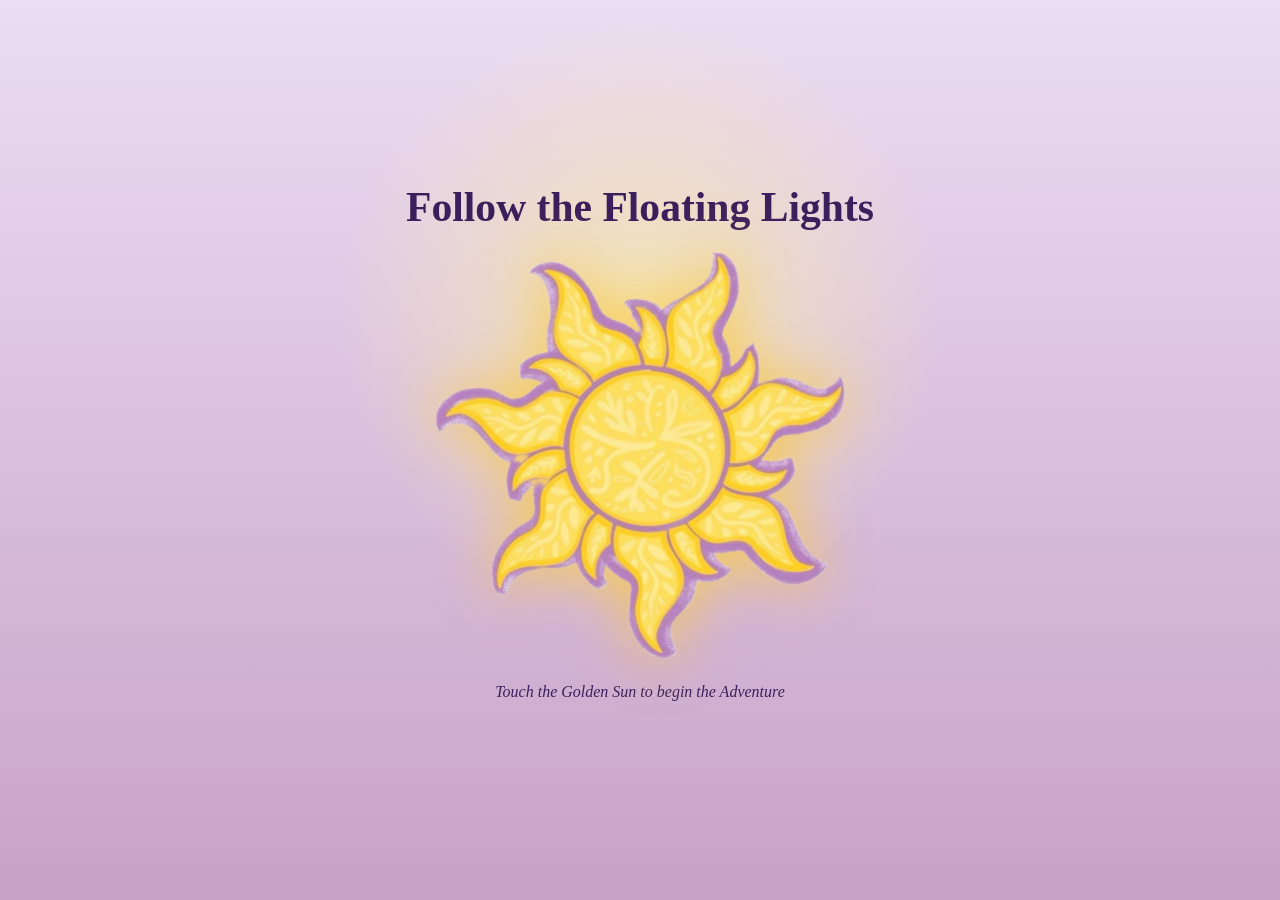
<file: index.html>
<!DOCTYPE html><html lang="en"><head><meta charset="utf-8"><meta name="viewport" content="width=device-width,initial-scale=1">
<title>Jyothi Sivani P · At Last I See the Light</title><meta name="description" content="Portfolio of Jyothi Sivani: project management, Scrum and agile. A Tangled-inspired journey.">
<link rel="icon" href="favicon.png"><link rel="stylesheet" href="styles.css"></head><body>
<div id="sky"></div><div class="flash"></div>
<main class="landing"><h1>Follow the Floating Lights</h1>
<button class="sun-btn" id="sun" aria-label="Tap the sun to begin"><img src="assets/sun.png" alt="Golden sun"></button>
<p class="hint">Touch the Golden Sun to begin the Adventure</p></main><script src="script.js"></script></body></html>
</file>
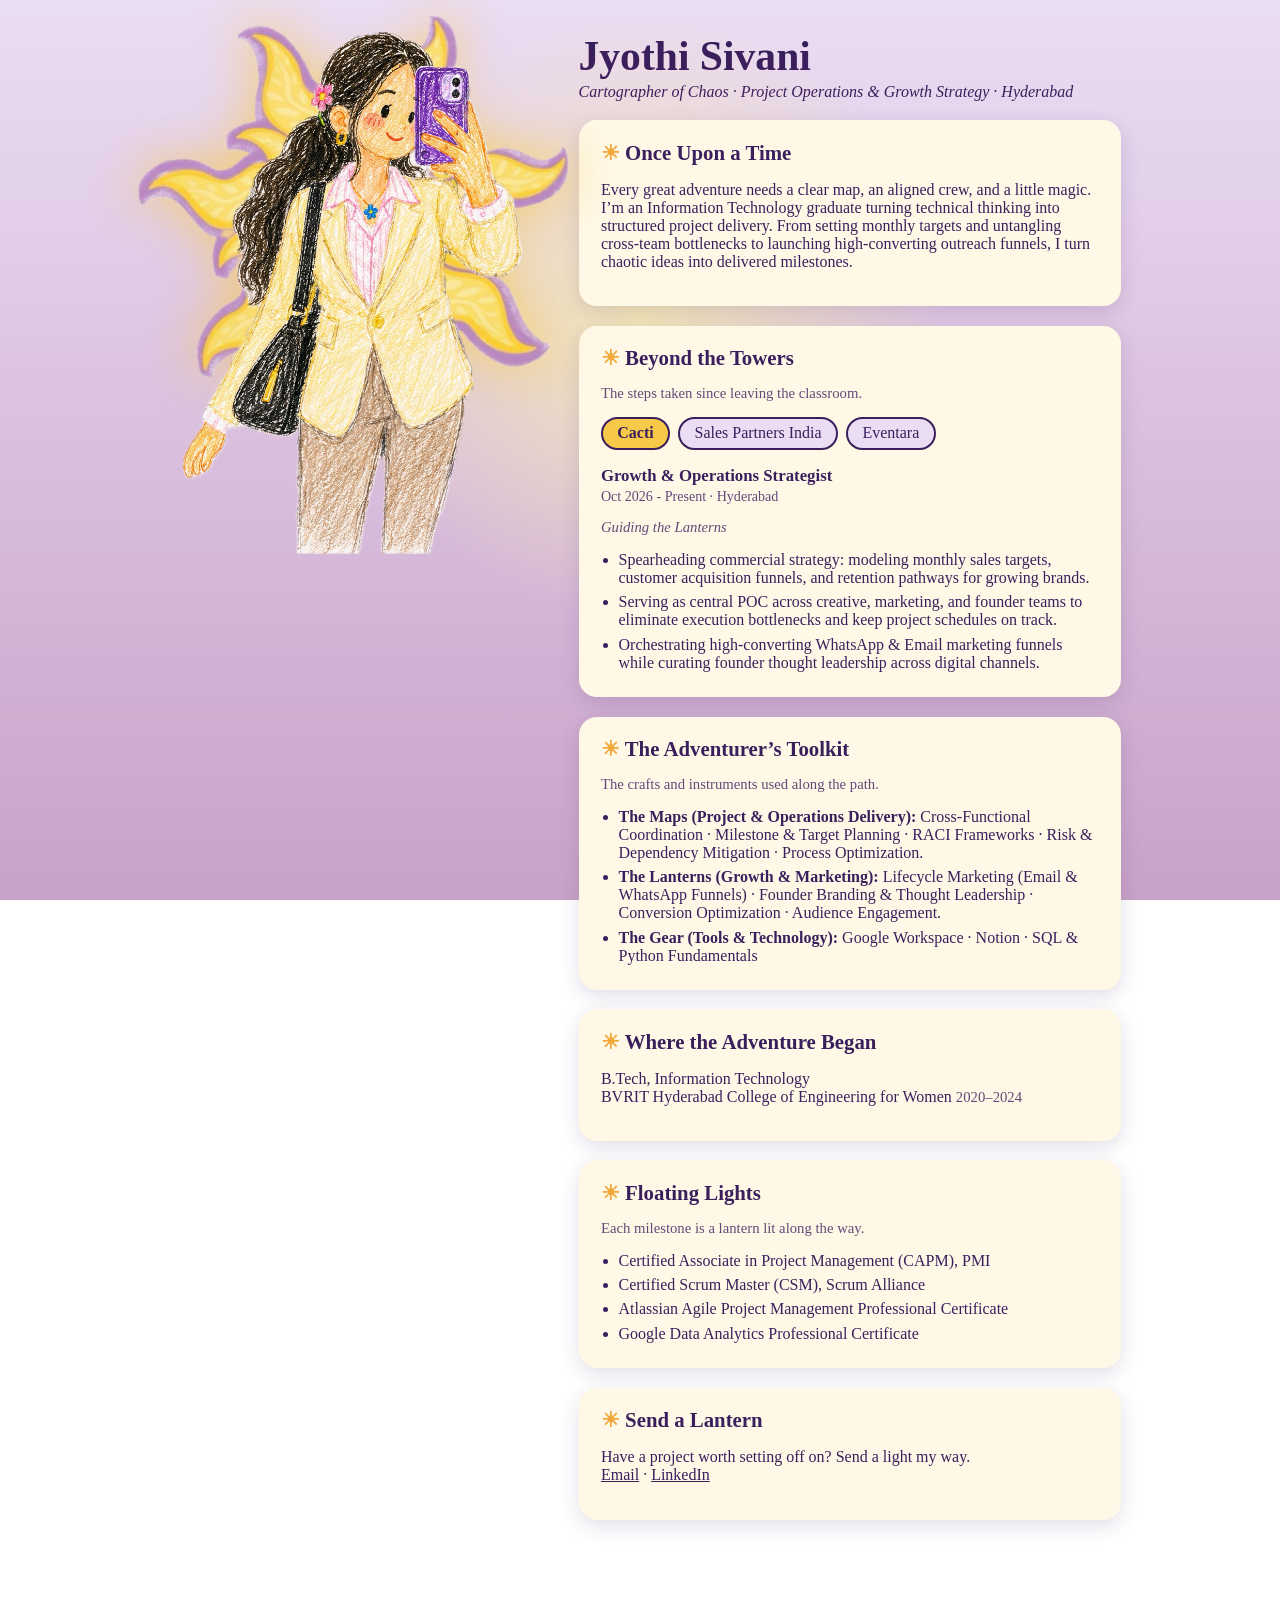
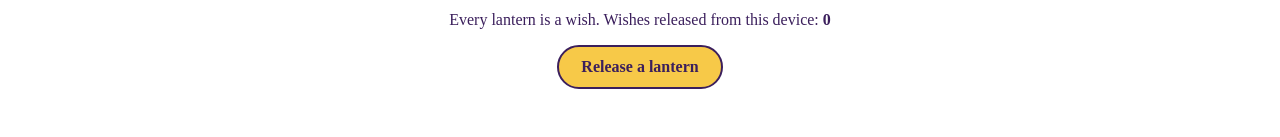
<file: details.html>
<!DOCTYPE html><html lang="en"><head><meta charset="utf-8"><meta name="viewport" content="width=device-width,initial-scale=1">
<title>Jyothi Sivani · My Journey</title><meta name="description" content="Jyothi Sivani: B.Tech IT graduate with CAPM, CSM and Agile certifications, seeking project management and Scrum roles in India.">
<link rel="icon" href="favicon.png"><link rel="stylesheet" href="styles.css"></head><body>
<div id="sky"></div>
<div class="wrap"><aside class="hero"><div class="halo"><img class="rays" src="assets/sun.png" alt=""><img class="girl" src="assets/character.png" alt="Illustration of Jyothi"></div>
<p class="tip">✨ Dream: to see the floating lights</p></aside>
<main><h1 class="title">Jyothi Sivani</h1><p class="sub">Cartographer of Chaos · Project Operations &amp; Growth Strategy · Hyderabad</p>

<section class="card"><h2>Once Upon a Time</h2><p>Every great adventure needs a clear map, an aligned crew, and a little magic. I’m an Information Technology graduate turning technical thinking into structured project delivery. From setting monthly targets and untangling cross-team bottlenecks to launching high-converting outreach funnels, I turn chaotic ideas into delivered milestones.</p></section>

<section class="card"><h2>Beyond the Towers</h2>
<p class="muted">The steps taken since leaving the classroom.</p>
<div class="tabs" role="tablist">
  <button class="tab on" role="tab" data-tab="cacti">Cacti</button>
  <button class="tab" role="tab" data-tab="spi">Sales Partners India</button>
  <button class="tab" role="tab" data-tab="ev">Eventara</button>
</div>

<div class="panel on" id="cacti">
  <h4>Growth &amp; Operations Strategist </h4>
  <p class="meta">Oct 2026 - Present · Hyderabad</p>
  <p class="muted"><i>Guiding the Lanterns</i></p>
  <ul>
    <li>Spearheading commercial strategy: modeling monthly sales targets, customer acquisition funnels, and retention pathways for growing brands.</li>
    <li>Serving as central POC across creative, marketing, and founder teams to eliminate execution bottlenecks and keep project schedules on track.</li>
    <li>Orchestrating high-converting WhatsApp &amp; Email marketing funnels while curating founder thought leadership across digital channels.</li>
  </ul>
</div>

<div class="panel" id="spi">
  <h4>Trainee Manager </h4>
  <p class="meta">Jan 2026 - Jun 2026 · Bengaluru</p>
  <p class="muted"><i>Learning to lead the way</i></p>
  <ul>
    <li>Stepped up to lead daily operational delivery, track commercial target pacing, and align cross-functional team priorities.</li>
    <li>Drove talent operations end-to-end: conducted hiring interviews, streamlined onboarding workflows, and mentored new trainees to build team velocity.</li>
  </ul>
  <h4>Management Trainee </h4>
  <p class="meta">Nov 2025 - Dec 2025</p>
  <p class="muted"><i>The first brave step outside</i></p>
  <ul>
    <li>Shadowed executive leadership to absorb business development cadences and customer acquisition strategies.</li>
    <li>Mastered hands-on direct marketing campaigns and established structured daily execution workflows.</li>
  </ul>
</div>

<div class="panel" id="ev">
  <h4>Flutter Intern </h4>
  <p class="meta">Apr 2022 - Jun 2022 · Remote</p>
  <p class="muted"><i>Where the tech spark began</i></p>
  <ul>
    <li>Developed mobile UI screens using Flutter/Dart and resolved front-end bugs to ensure smooth user delivery.</li>
    <li>Emerged as the communication bridge between designers and fellow developers to ensure seamless feature handoffs.</li>
  </ul>
</div>
</section>

<section class="card"><h2>The Adventurer’s Toolkit</h2>
<p class="muted">The crafts and instruments used along the path.</p>
<ul>
  <li><b>The Maps (Project &amp; Operations Delivery):</b> Cross-Functional Coordination · Milestone &amp; Target Planning · RACI Frameworks · Risk &amp; Dependency Mitigation · Process Optimization.</li>
  <li><b>The Lanterns (Growth &amp; Marketing):</b> Lifecycle Marketing (Email &amp; WhatsApp Funnels) · Founder Branding &amp; Thought Leadership · Conversion Optimization · Audience Engagement.</li>
  <li><b>The Gear (Tools &amp; Technology):</b> Google Workspace · Notion · SQL &amp; Python Fundamentals</li>
</ul></section>

<section class="card"><h2>Where the Adventure Began</h2><p>B.Tech, Information Technology<br>BVRIT Hyderabad College of Engineering for Women <span class="muted">2020–2024</span></p></section>

<section class="card"><h2>Floating Lights</h2>
<p class="muted">Each milestone is a lantern lit along the way.</p>
<ul>
  <li>Certified Associate in Project Management (CAPM), PMI</li>
  <li>Certified Scrum Master (CSM), Scrum Alliance</li>
  <li>Atlassian Agile Project Management Professional Certificate</li>
  <li>Google Data Analytics Professional Certificate</li>
</ul></section>

<section class="card"><h2>Send a Lantern</h2><p>Have a project worth setting off on? Send a light my way.<br><a href="mailto:jyothisivani6@gmail.com">Email</a> · <a href="https://www.linkedin.com/in/jyothi-sivani-p" target="_blank" rel="noopener">LinkedIn</a></p></section>
</main></div>

<footer><p>Every lantern is a wish. Wishes released from this device: <b id="count">0</b></p><button class="release" id="release">Release a lantern</button></footer>
<script src="script.js"></script></body></html>
</file>
<file: styles.css>
:root{--lilac:#C8A2C8;--lav:#EBDDF3;--gold:#F7C948;--amber:#F2A93B;--cream:#FFF8E7;--ink:#3B1F5C}
*{box-sizing:border-box}html,body{margin:0;min-height:100%}
body{font-family:Georgia,'Palatino Linotype',serif;color:var(--ink);background:radial-gradient(circle at 50% 35%,#f5e6b8 0,transparent 35%),linear-gradient(180deg,var(--lav),var(--lilac));background-attachment:fixed;overflow-x:hidden}
#sky{position:fixed;inset:0;pointer-events:none;overflow:hidden;z-index:0}
.lantern{position:absolute;bottom:-20vh;filter:drop-shadow(0 0 14px rgba(247,201,72,.7));animation:rise linear forwards,sway ease-in-out infinite alternate}
@keyframes rise{to{transform:translateY(-130vh)}}
@keyframes sway{from{margin-left:-14px}to{margin-left:14px}}
.sun-btn{background:none;border:0;cursor:pointer;padding:0;display:block;margin:0 auto;transition:transform .9s,opacity .9s;filter:drop-shadow(0 0 30px rgba(247,201,72,.9))}
.sun-btn img{width:min(70vw,420px);display:block;animation:spin 60s linear infinite,pulse 4s ease-in-out infinite}
@keyframes spin{to{transform:rotate(360deg)}}
@keyframes pulse{50%{filter:drop-shadow(0 0 40px rgba(247,201,72,1))}}
.landing{min-height:100vh;display:grid;place-content:center;text-align:center;position:relative;z-index:1}
.landing h1{font-size:clamp(1.6rem,5vw,2.6rem);margin:0 0 1rem}.hint{margin-top:1.2rem;font-style:italic;animation:pulse2 2.5s infinite}
@keyframes pulse2{50%{opacity:.5}}
.flash{position:fixed;inset:0;background:var(--gold);opacity:0;pointer-events:none;transition:opacity .8s;z-index:9}
.leaving .sun-btn{transform:scale(3);opacity:0}.leaving .flash{opacity:1}
.wrap{position:relative;z-index:1;max-width:1000px;margin:0 auto;padding:2rem 1.2rem;display:grid;grid-template-columns:1fr 1.4fr;gap:2rem;align-items:start}
.hero{position:sticky;top:1rem;text-align:center}
.halo{position:relative;display:inline-block;width:min(80vw,340px)}
.halo .rays{position:absolute;left:50%;top:38%;width:130%;transform:translate(-50%,-50%);animation:spin 80s linear infinite;opacity:.9;filter:drop-shadow(0 0 25px rgba(247,201,72,.8))}
.halo .girl{position:relative;width:100%;display:block;animation:bob 5s ease-in-out infinite}
@keyframes bob{50%{transform:translateY(-10px)}}
.tip{opacity:0;transition:opacity .3s;background:var(--cream);border-radius:12px;padding:.5rem .8rem;margin-top:.8rem;font-size:.9rem}.hero:hover .tip,.hero:focus-within .tip{opacity:1}
.card{background:var(--cream);border-radius:18px;padding:1.2rem 1.4rem;margin-bottom:1.2rem;box-shadow:0 6px 20px rgba(59,31,92,.15)}
.card h2{margin:.1rem 0 .6rem;font-size:1.3rem;color:var(--ink)}.card h2::before{content:'☀ ';color:var(--amber)}
.card ul{padding-left:1.1rem;margin:0}.card li{margin:.4rem 0}.muted{opacity:.8;font-size:.92rem}
.title{font-size:clamp(1.8rem,5vw,2.6rem);margin:0}.sub{margin:.2rem 0 1.2rem;font-style:italic}
footer{position:relative;z-index:1;text-align:center;padding:1.5rem 1rem 3rem}
button.release{font:inherit;background:var(--gold);color:var(--ink);border:2px solid var(--ink);border-radius:999px;padding:.7rem 1.4rem;cursor:pointer;font-weight:bold}
button.release:hover{background:var(--amber)}a{color:var(--ink)}
@media(max-width:760px){.wrap{grid-template-columns:1fr}.hero{position:static}}
@media(prefers-reduced-motion:reduce){*{animation:none!important}}

.tabs{display:flex;flex-wrap:wrap;gap:.5rem;margin:.4rem 0 1rem}
.tab{font:inherit;background:var(--lav);color:var(--ink);border:2px solid var(--ink);border-radius:999px;padding:.35rem .9rem;cursor:pointer}
.tab.on{background:var(--gold);font-weight:bold}
.panel{display:none}
.panel.on{display:block;animation:fade .4s}
@keyframes fade{from{opacity:0;transform:translateY(6px)}}
.panel h4{margin:.8rem 0 .1rem;font-size:1.05rem}
.meta{margin:0 0 .4rem;font-size:.88rem;opacity:.8}
</file>
